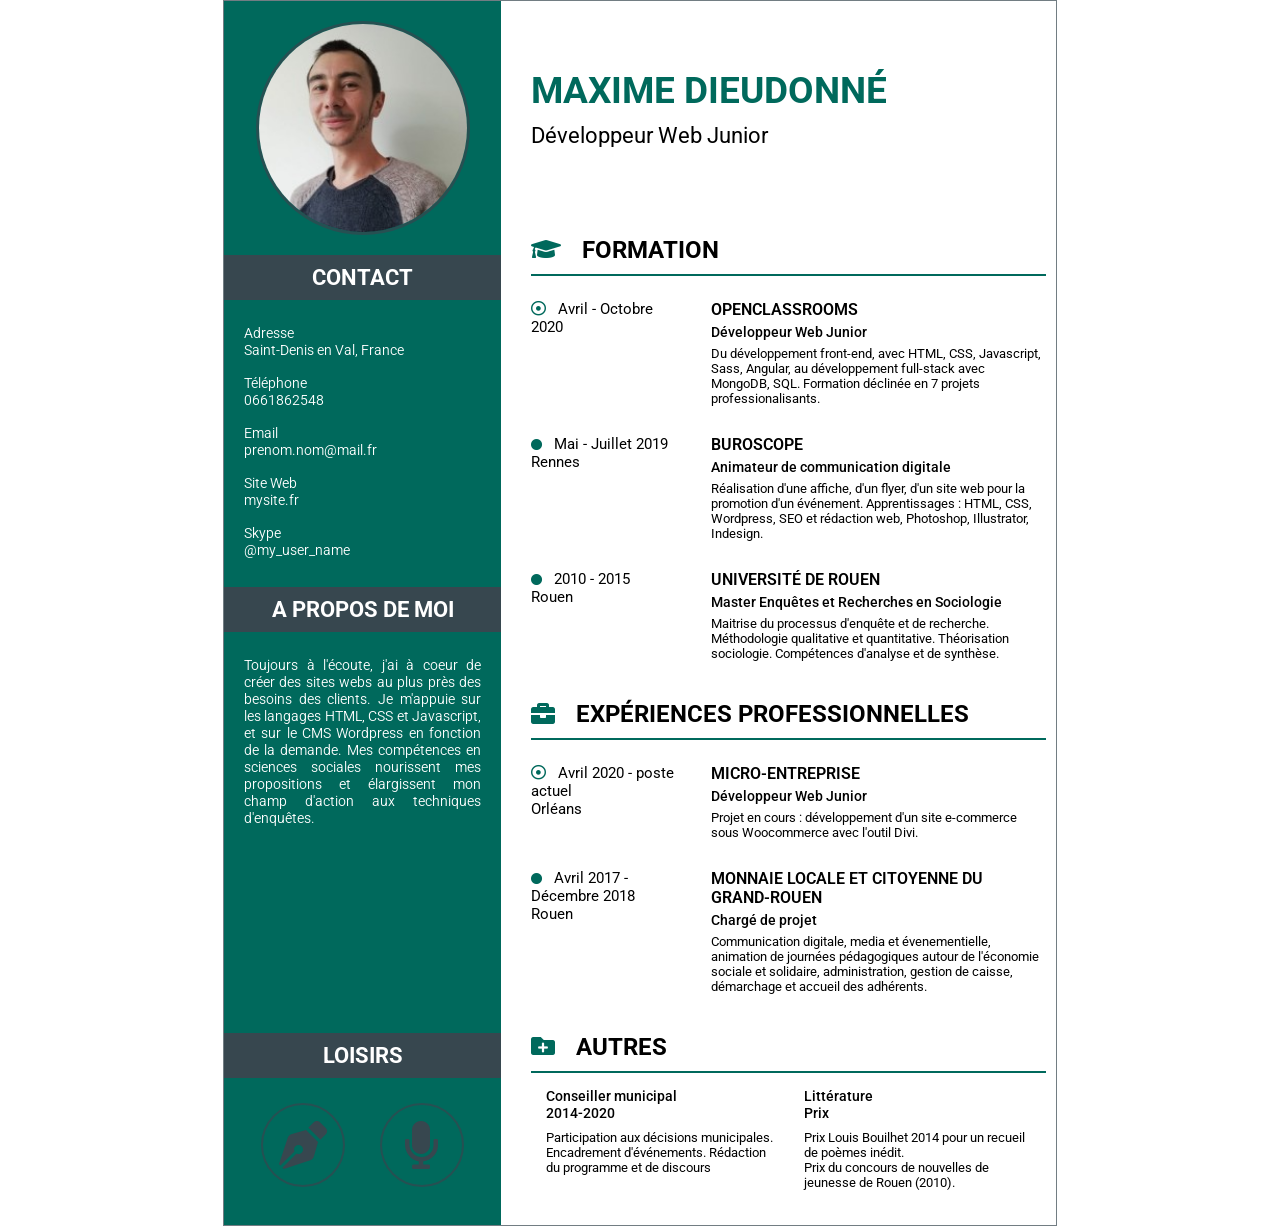
<file: index.html>
<!doctype html>
<html lang="fr">

<head>
    <meta charset="utf-8">
    <meta name="viewport" content="width=device-width">
    <title>CV de Maxime Dieudonné</title>
    <link href="https://fonts.googleapis.com/css2?family=Roboto:wght@300;400&display=swap" rel="stylesheet">
    <link rel="stylesheet" href="https://pro.fontawesome.com/releases/v5.10.0/css/all.css"
        integrity="sha384-AYmEC3Yw5cVb3ZcuHtOA93w35dYTsvhLPVnYs9eStHfGJvOvKxVfELGroGkvsg+p" crossorigin="anonymous" />

    <link rel="stylesheet" href="css/style.css">

</head>

<body>

    <div class="container">
        <section class="leftbar">
            <div id="photoplace">
                <img src="css/images/0.jfif" alt="ma photo" class="roundphoto" />
            </div>
            <article id="contact">
                <h2>CONTACT</h2>

                <ul>
                    <li>Adresse <br> Saint-Denis en Val, France</li>
                    <li>Téléphone <br> 0661862548</li>
                    <li>Email <br>prenom.nom@mail.fr</li>
                    <li>Site Web <br>mysite.fr</li>
                    <li>Skype <br>@my_user_name</li>
                </ul>

            </article>
            <article>
                <h2>A PROPOS DE MOI</h2>
                <p>Toujours à l'écoute, j'ai à coeur de créer des sites webs au plus près des besoins des clients. Je
                    m'appuie sur les langages HTML, CSS et Javascript, et sur le CMS Wordpress en fonction de la
                    demande. Mes compétences en sciences sociales nourissent mes propositions et élargissent mon champ
                    d'action aux techniques d'enquêtes. </p>
            </article>
            <article id="articleloisir">
                <h2>LOISIRS</h2>
                <div id="loisir">
                    <ul>
                        <li>
                            <div><i class="fas fa-pen-nib"></i></div>
                        </li>
                        <li>
                            <div><i class="fas fa-microphone"></i></div>
                        </li>
                    </ul>
                </div>
            </article>
        </section>

        <section class="mainbar">

            <h1> <span class="coloredgreen name">MAXIME DIEUDONNÉ</span> <br> Développeur Web Junior</h1>

            <article>
                <h2> <i class="fas fa-graduation-cap coloredgreen"></i>
                    FORMATION</h2>
                <table>
                    <tr>
                        <td class="tdleft">
                            <p> <i class="far fa-dot-circle coloredgreen"></i>Avril - Octobre 2020 </p>
                        </td>
                        <td class="tdright">
                            <p class="tableplace">openclassrooms</p>
                            <p class="tablejob">Développeur Web Junior</p>
                            <p class="tabletexte"> Du développement front-end, avec HTML, CSS, Javascript, Sass,
                                Angular, au développement full-stack avec MongoDB, SQL. Formation déclinée en 7 projets
                                professionalisants.
                            </p>
                        </td>
                    </tr>

                    <tr>
                        <td class="tdleft">
                            <p><i class="fas fa-circle coloredgreen"></i>Mai - Juillet 2019 <br>Rennes</p>
                        </td>
                        <td class="tdright">
                            <p class="tableplace">buroscope</p>
                            <p class="tablejob">Animateur de communication digitale</p>
                            <p class="tabletexte">Réalisation d'une affiche, d'un flyer, d'un site web pour la promotion
                                d'un événement. Apprentissages : HTML, CSS, Wordpress, SEO et rédaction web, Photoshop,
                                Illustrator, Indesign. </p>
                        </td>
                    </tr>

                    <tr>
                        <td class="tdleft">
                            <p> <i class="fas fa-circle coloredgreen"></i>2010 - 2015 <br>Rouen</p>
                        </td>
                        <td class="tdright">
                            <p class="tableplace">université de rouen</p>
                            <p class="tablejob">Master Enquêtes et Recherches en Sociologie</p>
                            <p class="tabletexte">Maitrise du processus d'enquête et de recherche. Méthodologie
                                qualitative et quantitative. Théorisation sociologie. Compétences d'analyse et de
                                synthèse.</p>
                        </td>
                    </tr>

                </table>
            </article>

            <article>
                <h2> <i class="fas fa-briefcase coloredgreen"></i> EXPÉRIENCES PROFESSIONNELLES</h2>
                <table>
                    <tr>
                        <td class="tdleft">
                            <p> <i class="far fa-dot-circle coloredgreen"></i>Avril 2020 - poste actuel <br>Orléans</p>
                        </td>
                        <td class="tdright">
                            <p class="tableplace">Micro-entreprise</p>
                            <p class="tablejob">Développeur Web Junior</p>
                            <p class="tabletexte">Projet en cours : développement d'un site e-commerce sous Woocommerce
                                avec l'outil Divi.</p>
                        </td>
                    </tr>

                    <tr>
                        <td class="tdleft">
                            <p> <i class="fas fa-circle coloredgreen"></i>Avril 2017 - Décembre 2018 <br>Rouen</p>
                        </td>
                        <td class="tdright">
                            <p class="tableplace">Monnaie locale et citoyenne du Grand-Rouen</p>
                            <p class="tablejob">Chargé de projet</p>
                            <p class="tabletexte">Communication digitale, media et évenementielle, animation de journées
                                pédagogiques autour de l'économie sociale et solidaire, administration, gestion de
                                caisse, démarchage et accueil des adhérents.</p>
                        </td>
                    </tr>

                </table>
            </article>

            <article>
                <h2> <i class="fas fa-folder-plus coloredgreen"></i> AUTRES </h2>
                <div id="autrexp">
                    <div class="autrexp">
                        <p class="tablejob">Conseiller municipal <br> 2014-2020
                        </p>
                        <p class="tabletexte">Participation aux décisions municipales. Encadrement d'événements.
                            Rédaction du programme et de discours</p>
                    </div>
                    <div class="autrexp">
                        <p class="tablejob">Littérature <br> Prix
                        </p>
                        <p class="tabletexte">Prix Louis Bouilhet 2014 pour un recueil de poèmes inédit.</p>
                        <p class="tabletexte">Prix du concours de nouvelles de jeunesse de Rouen (2010).</p>
                    </div>
                </div>
            </article>

        </section>

    </div>

</body>

</html>
</file>
<file: css/style.css>
* {
    margin:0;
    font-family: 'Roboto', sans-serif;
    padding:0;
}

.container {
border : 1px solid rgba(55, 71 ,79, 0.7);
width : 65vw;
max-width: 2000px;
margin: auto;
display:flex;


}




/*************Barre gauche*******/

.leftbar {
    width : 35%;
    background:#00695C;
    color : #fff;
    position: relative;

}




.leftbar h2 {

    background:#37474F;
    padding: 10px;
    display: flex;
    align-items: center;
    justify-content: center;
    margin-top: 20px;
    margin-bottom:15px;
}

#photoplace {
    display: flex;
    justify-content: center;
    align-items: center;
    margin-top: 20px;
}
.roundphoto {
    border-radius: 100%;
    width:75%;
    border: 3px solid rgba(55, 71 ,79, 0.7);
}

.leftbar article {
    font-size: 0.9rem;
    font-weight: 350;
}

#contact ul {
    display: flex;
    flex-wrap: wrap;
    padding-inline-start:0;
}
    
#contact li {
    list-style-type: none;
    display: inline-block;
    padding:8px 20px;
    width: 100%;  
}

.leftbar p {
    padding:8px 20px;
    text-align: justify;
}

#articleloisir {
    position: absolute;
    bottom: 0;
    width: 100%;
    margin-bottom: 30px;
}

#loisir ul {
    display: flex;
    padding:8px 20px;
    list-style-type:none;
    font-size: 3rem;
    justify-content: space-around;
}

#loisir div {
    border-radius: 100%;
    border : 2px solid rgba(55, 71 ,79, 0.7);
    color : rgba(55, 71 ,79, 1);
    padding:10px;
    width : 60px;
    height:60px;
    display: flex;
    justify-content: center;
    align-items: center;
}


/*********** Corps principal ***********/

.mainbar {
    width:65%;
    padding:20px 10px 20px 30px;
}

.mainbar article {
    margin-bottom: 30px 0px;
}


/*********H1*******/
h1 {
    text-align: left;
    margin : 50px 0 80px;
    font-size: 1.4rem;
    line-height: 180%;
    font-weight: 400;   
}

.coloredgreen {
    color: #00695C;
}

.name {
    font-size:2.3rem;
    font-weight: 700;
}

/********Tableau**************/

h2 {
    margin: 10px 0px 0px;
    border-bottom: 2px solid  #00695C;
    padding-bottom:10px;
}

h2 i {
    margin-right: 15px;
}

table {
    border-spacing: 0 1.5rem;
    width:100%;
    table-layout: fixed;
}

.tdleft {   
    display: flex;
    justify-content: flex-start;
    align-items: flex-start;
    font-size: 0.95rem;  
}


.tdleft p {
    padding-right: 25px;
}

.tdright {
    width: 65%;
}

.tableplace {
    text-transform: uppercase;
    font-weight: 600;
}

.tablejob {
    font-weight: 500;
    font-size:0.9rem;
}

.tabletexte {
    font-size:0.8rem;
    font-weight: 400;
}

.tdright p {
    margin-bottom: 5px;
}

td p i {
    margin-right: 12px;
}

td .fa-circle {
    font-size: 75%;
}

/********AUTRE*******/

.autrexp {
    width : 50%;
    margin: 15px;
}

#autrexp {
    display: flex;
    justify-content: space-between;
    align-items: flex-start;
    
}

.autrexp .tablejob {
    padding-bottom: 8px;
}

@media screen and (min-width:2000px){
    #articleloisir {
        position:static;
    }
}

@media screen and (max-width:1200px){
    .container{
        width:80vw;
    }
}
    
@media screen and (max-width:950px){

    .container{ 
    width:100vw;
    border:none;
    
    }

    .tableplace {
        font-size: 1.1rem;
    }

    

    tr {
        display: flex;
        flex-wrap: wrap;
        margin-bottom: 15px;
    }
    .tdright {
        width: 100%;
        padding-left: 50px;
    }

    .tdleft {
        padding-bottom: 6px;
    }
    .leftbar {
        width: 32%;
       
    }
    .mainbar {
        width:68%;
    }

}

@media screen and (max-width:800px){
    .container{
        width:100vw;
        display: flex;
        flex-wrap: wrap;
        position:relative;
    }
    .leftbar {
        width: 100vw;
        
    }
    .mainbar {
        width : 100vw;
    }

    #articleloisir {
        display: none;
    }

    #contact ul {
        justify-content: center;
        align-items: center;
    }

    #contact li {
        width:45%;
        border : 2px solid rgba(55, 71 ,79, 0.7);
        padding: 6px;
        height:75px;
        display: flex;
        justify-content: center;
        align-items: center;

    }

    #contact li:nth-child(5){
        display: none;
    }

    #photoplace {
    
        height:170px;
    }
    .leftbar img {
        width : 30%;
        position : absolute;
        left : 5px;
        top : 50px;
    }

    h1 {
        position :absolute;
        width:65%;
        top:60px;
        right:0;
        color:#fff;
        margin:0;   
    }

    .name {
        color :#fff;  
        font-weight: 500;
        }
}

@media screen and (max-width:450px){

    h1 {     
        font-size: 1.3rem;
    }
    .name {   
        font-size: 1.6rem;     
    }

}
</file>
